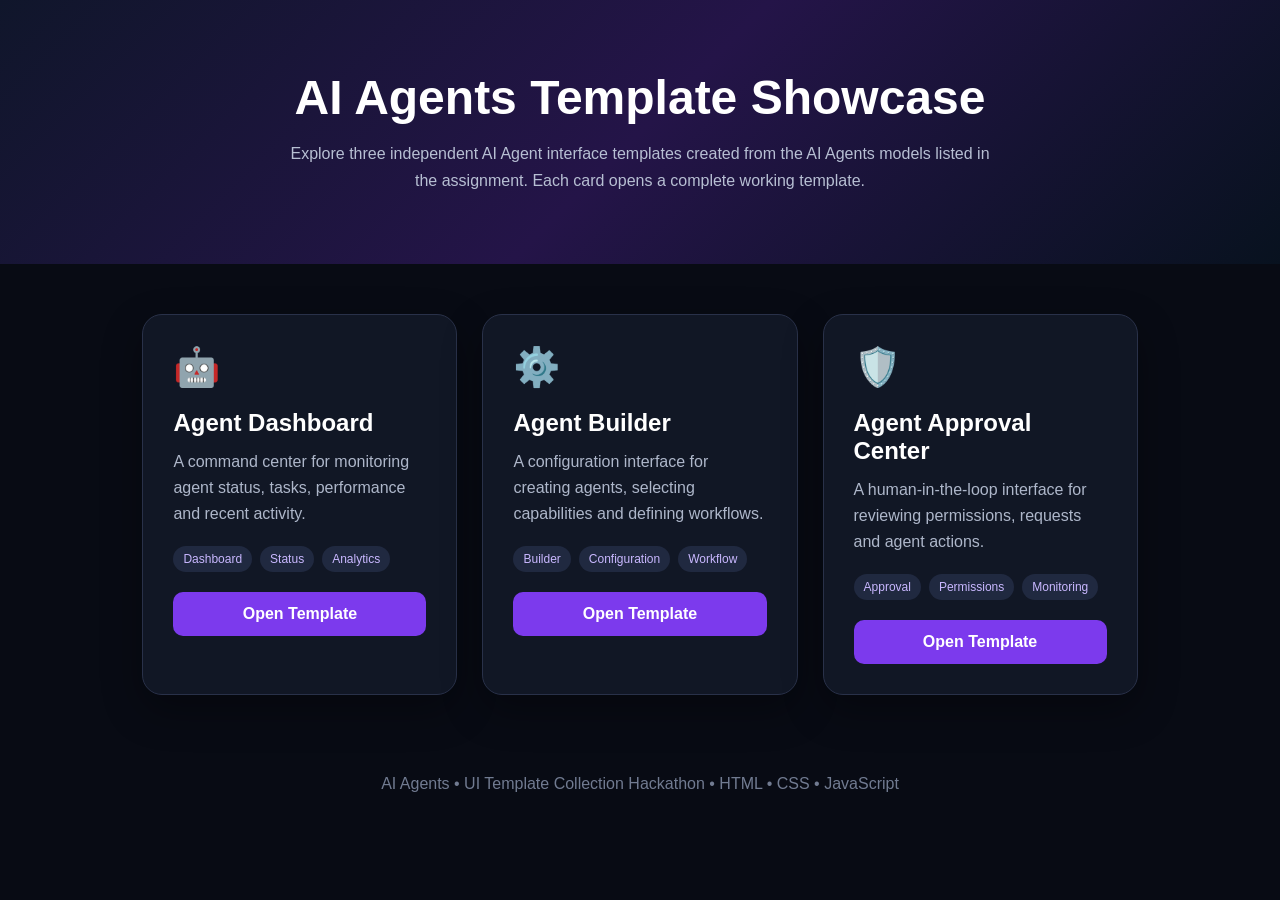
<file: index.html>
<!DOCTYPE html>
<html lang="en">
<head>
<meta charset="UTF-8">
<meta name="viewport" content="width=device-width, initial-scale=1.0">
<title>AI Agents Template Showcase</title>
<style>
*{box-sizing:border-box;margin:0;padding:0}
body{font-family:Arial,sans-serif;background:#080b14;color:#fff;min-height:100vh}
.hero{padding:70px 8%;background:linear-gradient(135deg,#10162b,#241448,#08121f);text-align:center}
.hero h1{font-size:48px;margin-bottom:15px}
.hero p{color:#b7bfd3;max-width:700px;margin:auto;line-height:1.7}
.container{max-width:1200px;margin:auto;padding:50px 8%}
.cards{display:grid;grid-template-columns:repeat(3,1fr);gap:25px}
.card{background:#111725;border:1px solid #293149;border-radius:20px;padding:30px;transition:.3s;box-shadow:0 15px 40px #0005}
.card:hover{transform:translateY(-8px);border-color:#8b5cf6}
.icon{font-size:38px;margin-bottom:20px}
.card h2{margin-bottom:12px}
.card p{color:#aeb7ca;line-height:1.6;min-height:75px}
.tags{display:flex;flex-wrap:wrap;gap:8px;margin:20px 0}
.tag{background:#202940;color:#c9b8ff;padding:6px 10px;border-radius:20px;font-size:12px}
.btn{display:block;text-align:center;text-decoration:none;background:#7c3aed;color:white;padding:13px;border-radius:10px;font-weight:bold}
.btn:hover{background:#9b63ff}
footer{text-align:center;color:#717b91;padding:30px}
@media(max-width:850px){.cards{grid-template-columns:1fr}.hero h1{font-size:36px}}
</style>
</head>
<body>
<section class="hero">
<h1>AI Agents Template Showcase</h1>
<p>Explore three independent AI Agent interface templates created from the AI Agents models listed in the assignment. Each card opens a complete working template.</p>
</section>
<main class="container">
<div class="cards">
<article class="card">
<div class="icon">🤖</div>
<h2>Agent Dashboard</h2>
<p>A command center for monitoring agent status, tasks, performance and recent activity.</p>
<div class="tags"><span class="tag">Dashboard</span><span class="tag">Status</span><span class="tag">Analytics</span></div>
<a class="btn" href="agent-dashboard/index.html">Open Template</a>
</article>
<article class="card">
<div class="icon">⚙️</div>
<h2>Agent Builder</h2>
<p>A configuration interface for creating agents, selecting capabilities and defining workflows.</p>
<div class="tags"><span class="tag">Builder</span><span class="tag">Configuration</span><span class="tag">Workflow</span></div>
<a class="btn" href="agent-builder/index.html">Open Template</a>
</article>
<article class="card">
<div class="icon">🛡️</div>
<h2>Agent Approval Center</h2>
<p>A human-in-the-loop interface for reviewing permissions, requests and agent actions.</p>
<div class="tags"><span class="tag">Approval</span><span class="tag">Permissions</span><span class="tag">Monitoring</span></div>
<a class="btn" href="agent-approval/index.html">Open Template</a>
</article>
</div>
</main>
<footer>AI Agents • UI Template Collection Hackathon • HTML • CSS • JavaScript</footer>
</body>
</html>
</file>
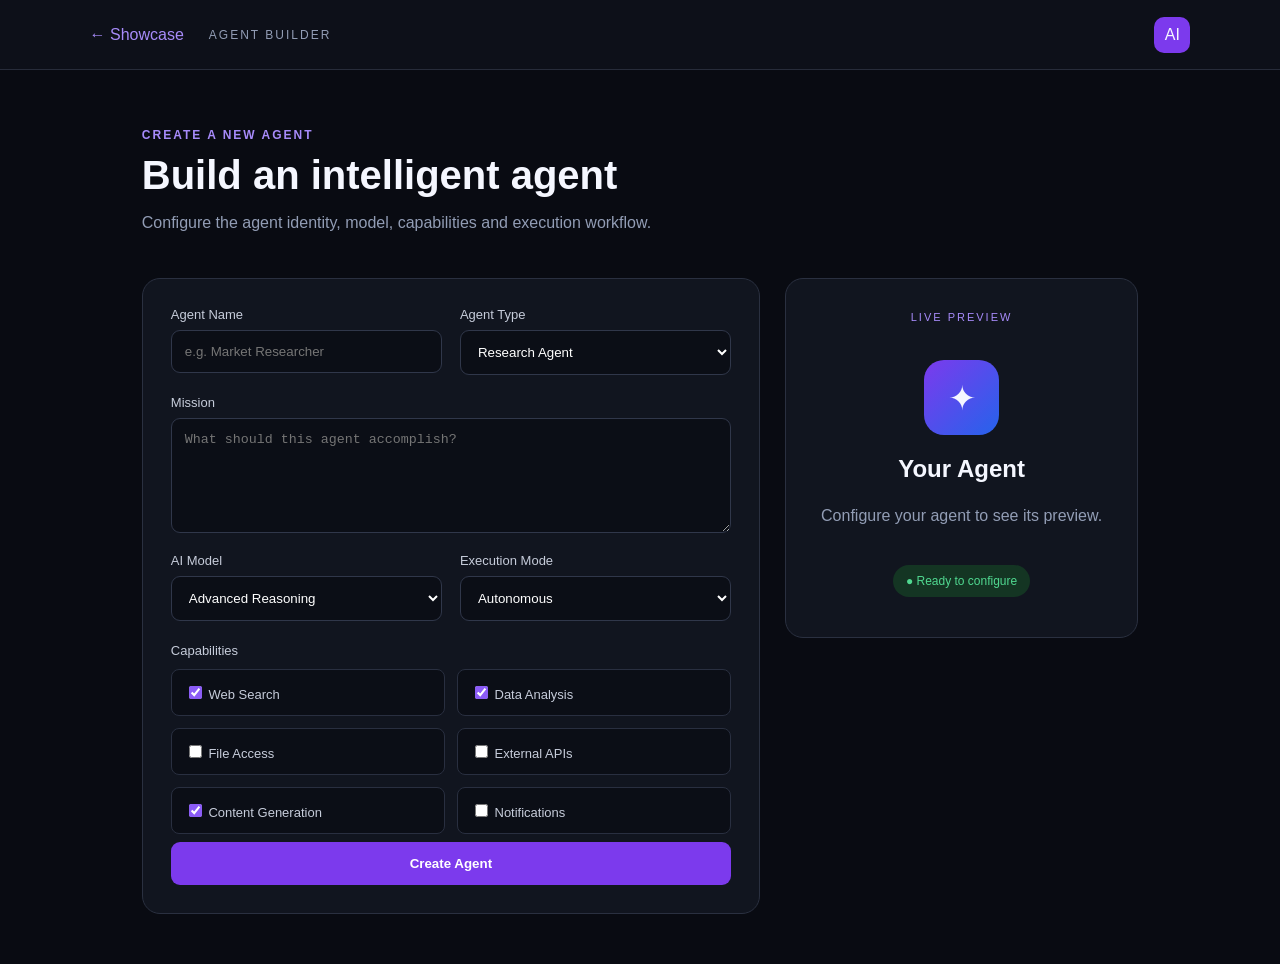
<file: agent-builder/agent-builder-index.html>
<!DOCTYPE html>
<html lang="en"><head><meta charset="UTF-8"><meta name="viewport" content="width=device-width,initial-scale=1.0"><title>Agent Builder</title><link rel="stylesheet" href="agent-builder-style.css"></head>
<body>
<header><a href="../index.html">← Showcase</a><span>AGENT BUILDER</span><div class="avatar">AI</div></header>
<main>
<div class="intro"><span>CREATE A NEW AGENT</span><h1>Build an intelligent agent</h1><p>Configure the agent identity, model, capabilities and execution workflow.</p></div>
<section class="builder">
<form id="form">
<div class="group"><label>Agent Name</label><input id="name" placeholder="e.g. Market Researcher" required></div>
<div class="group"><label>Agent Type</label><select><option>Research Agent</option><option>Content Agent</option><option>Data Agent</option><option>Support Agent</option></select></div>
<div class="group full"><label>Mission</label><textarea placeholder="What should this agent accomplish?"></textarea></div>
<div class="group"><label>AI Model</label><select><option>Advanced Reasoning</option><option>Fast Generation</option><option>Analytical Model</option></select></div>
<div class="group"><label>Execution Mode</label><select><option>Autonomous</option><option>Human Approval</option><option>Scheduled</option></select></div>
<div class="full"><label>Capabilities</label><div class="capabilities"><label><input type="checkbox" checked> Web Search</label><label><input type="checkbox" checked> Data Analysis</label><label><input type="checkbox"> File Access</label><label><input type="checkbox"> External APIs</label><label><input type="checkbox" checked> Content Generation</label><label><input type="checkbox"> Notifications</label></div></div>
<button class="create" type="submit">Create Agent</button>
</form>
<aside><div class="preview"><span>LIVE PREVIEW</span><div class="robot">✦</div><h2 id="previewName">Your Agent</h2><p id="previewText">Configure your agent to see its preview.</p><div class="status">● Ready to configure</div></div></aside>
</section>
</main><script src="agent-builder-script.js"></script></body></html>
</file>
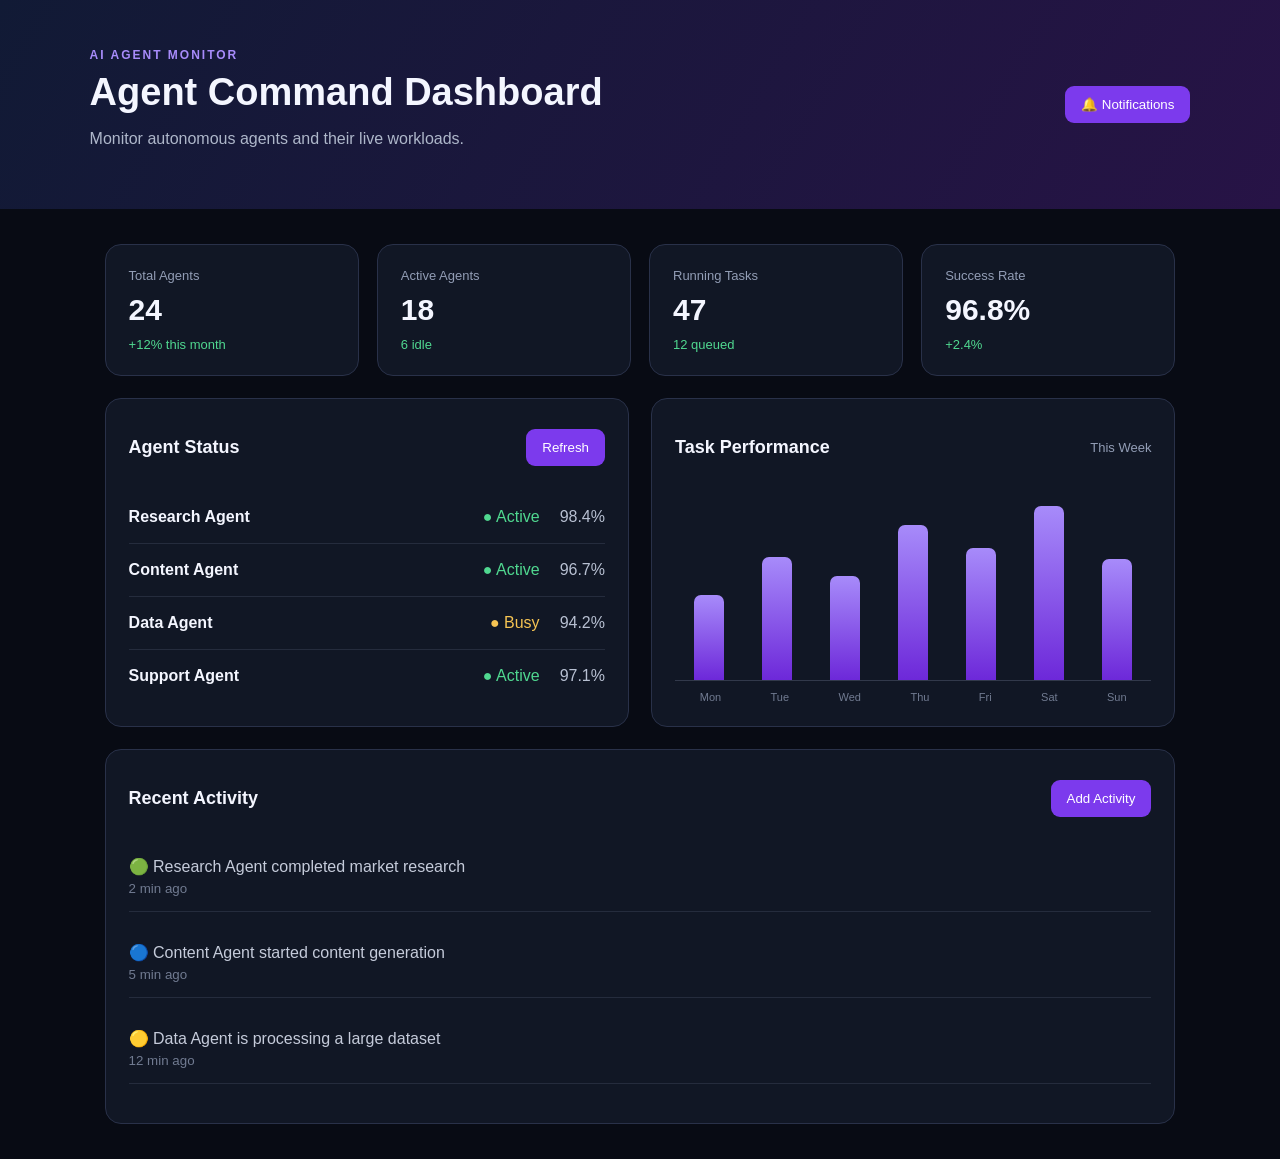
<file: agent-dashboard/agent-dashboard-index.html>
<!DOCTYPE html>
<html lang="en">
<head>
<meta charset="UTF-8"><meta name="viewport" content="width=device-width,initial-scale=1.0">
<title>Agent Dashboard</title><link rel="stylesheet" href="agent-dashboard-style.css">
</head>
<body>
<header><div><span class="eyebrow">AI AGENT MONITOR</span><h1>Agent Command Dashboard</h1><p>Monitor autonomous agents and their live workloads.</p></div><button onclick="notify()">🔔 Notifications</button></header>
<main>
<section class="stats">
<div><span>Total Agents</span><strong>24</strong><small>+12% this month</small></div>
<div><span>Active Agents</span><strong>18</strong><small>6 idle</small></div>
<div><span>Running Tasks</span><strong>47</strong><small>12 queued</small></div>
<div><span>Success Rate</span><strong>96.8%</strong><small>+2.4%</small></div>
</section>
<section class="grid">
<div class="panel"><div class="title"><h2>Agent Status</h2><button onclick="refreshAgents()">Refresh</button></div>
<div class="agent"><b>Research Agent</b><span class="green">● Active</span><em>98.4%</em></div>
<div class="agent"><b>Content Agent</b><span class="green">● Active</span><em>96.7%</em></div>
<div class="agent"><b>Data Agent</b><span class="yellow">● Busy</span><em>94.2%</em></div>
<div class="agent"><b>Support Agent</b><span class="green">● Active</span><em>97.1%</em></div></div>
<div class="panel"><div class="title"><h2>Task Performance</h2><span>This Week</span></div>
<div class="chart"><i style="height:45%"></i><i style="height:65%"></i><i style="height:55%"></i><i style="height:82%"></i><i style="height:70%"></i><i style="height:92%"></i><i style="height:64%"></i></div>
<div class="days"><span>Mon</span><span>Tue</span><span>Wed</span><span>Thu</span><span>Fri</span><span>Sat</span><span>Sun</span></div></div>
</section>
<section class="panel"><div class="title"><h2>Recent Activity</h2><button onclick="addActivity()">Add Activity</button></div><div id="activity">
<p>🟢 Research Agent completed market research <small>2 min ago</small></p>
<p>🔵 Content Agent started content generation <small>5 min ago</small></p>
<p>🟡 Data Agent is processing a large dataset <small>12 min ago</small></p>
</div></section>
</main>
<script src="agent-dashboard-script.js"></script>
</body></html>
</file>
<file: agent-builder/agent-builder-style.css>
*{box-sizing:border-box}body{margin:0;font-family:Arial;background:#090b12;color:#f5f7ff}header{height:70px;border-bottom:1px solid #272c3a;display:flex;align-items:center;gap:25px;padding:0 7%;background:#0d1019}header a{color:#a78bfa;text-decoration:none}header span{font-size:12px;letter-spacing:2px;color:#929db5;flex:1}.avatar{background:#7c3aed;width:36px;height:36px;border-radius:10px;display:grid;place-items:center}.intro{padding:55px 0 30px}.intro span{color:#a78bfa;font-size:12px;letter-spacing:2px;font-weight:bold}.intro h1{font-size:40px;margin:10px 0}.intro p{color:#929db5}.main,main{max-width:1150px;margin:auto;padding:0 6% 50px}.builder{display:grid;grid-template-columns:1.4fr .8fr;gap:25px}.builder form,.preview{background:#11151f;border:1px solid #2a3040;border-radius:18px;padding:28px}.group{display:flex;flex-direction:column;gap:8px;margin-bottom:20px}.full{grid-column:1/-1}form{display:grid;grid-template-columns:1fr 1fr;gap:0 18px}label{font-size:13px;color:#c6ccda}input,select,textarea{background:#0b0e16;border:1px solid #30374a;color:white;padding:13px;border-radius:9px;outline:0}textarea{height:115px;resize:vertical}.capabilities{display:grid;grid-template-columns:1fr 1fr;gap:12px;margin-top:10px}.capabilities label{background:#0b0e16;border:1px solid #292f40;padding:13px;border-radius:8px}.capabilities input{accent-color:#8b5cf6}.create{grid-column:1/-1;border:0;background:#7c3aed;color:white;padding:14px;border-radius:9px;font-weight:bold;cursor:pointer;margin-top:8px}.preview{min-height:360px;text-align:center}.preview>span{color:#a78bfa;font-size:11px;letter-spacing:2px}.robot{width:75px;height:75px;border-radius:20px;background:linear-gradient(135deg,#7c3aed,#2563eb);display:grid;place-items:center;font-size:34px;margin:35px auto 20px}.preview p{color:#929db5;line-height:1.6}.status{display:inline-block;background:#143523;color:#50d890;padding:9px 13px;border-radius:20px;font-size:12px;margin-top:20px}@media(max-width:800px){.builder{grid-template-columns:1fr}form{grid-template-columns:1fr}.full{grid-column:auto}.intro h1{font-size:32px}}
</file>
<file: agent-dashboard/agent-dashboard-style.css>
*{box-sizing:border-box}body{margin:0;font-family:Arial;background:#080b14;color:#f4f6ff}header{padding:45px 7%;display:flex;justify-content:space-between;align-items:center;background:linear-gradient(120deg,#111a35,#271346)}header h1{font-size:38px;margin:8px 0}header p{color:#aeb7ca}button{border:0;background:#7c3aed;color:white;padding:11px 16px;border-radius:9px;cursor:pointer}.eyebrow{color:#a78bfa;font-size:12px;font-weight:bold;letter-spacing:2px}main{padding:35px 7%;max-width:1250px;margin:auto}.stats{display:grid;grid-template-columns:repeat(4,1fr);gap:18px;margin-bottom:22px}.stats div,.panel{background:#111725;border:1px solid #293149;border-radius:16px;padding:23px}.stats span,.stats small{display:block;color:#929db5;font-size:13px}.stats strong{display:block;font-size:30px;margin:10px 0}.stats small{color:#50d890}.grid{display:grid;grid-template-columns:1fr 1fr;gap:22px;margin-bottom:22px}.title{display:flex;justify-content:space-between;align-items:center;margin-bottom:18px}.title h2{font-size:18px}.title span{color:#929db5;font-size:13px}.agent{display:grid;grid-template-columns:1fr auto auto;gap:20px;padding:17px 0;border-bottom:1px solid #252c3d}.agent:last-child{border:0}.agent em{font-style:normal;color:#b8c0d2}.green{color:#50d890}.yellow{color:#f6c453}.chart{height:190px;display:flex;align-items:end;justify-content:space-around;border-bottom:1px solid #32394b}.chart i{width:30px;background:linear-gradient(#a78bfa,#6d28d9);border-radius:7px 7px 0 0}.days{display:flex;justify-content:space-around;color:#717b91;font-size:11px;margin-top:10px}.panel p{padding:15px 0;border-bottom:1px solid #252c3d;color:#c5cbda}.panel p small{display:block;color:#717b91;margin-top:5px}@media(max-width:850px){.stats,.grid{grid-template-columns:1fr 1fr}header{flex-direction:column;align-items:flex-start;gap:20px}}@media(max-width:550px){.stats,.grid{grid-template-columns:1fr}header h1{font-size:30px}}
</file>
